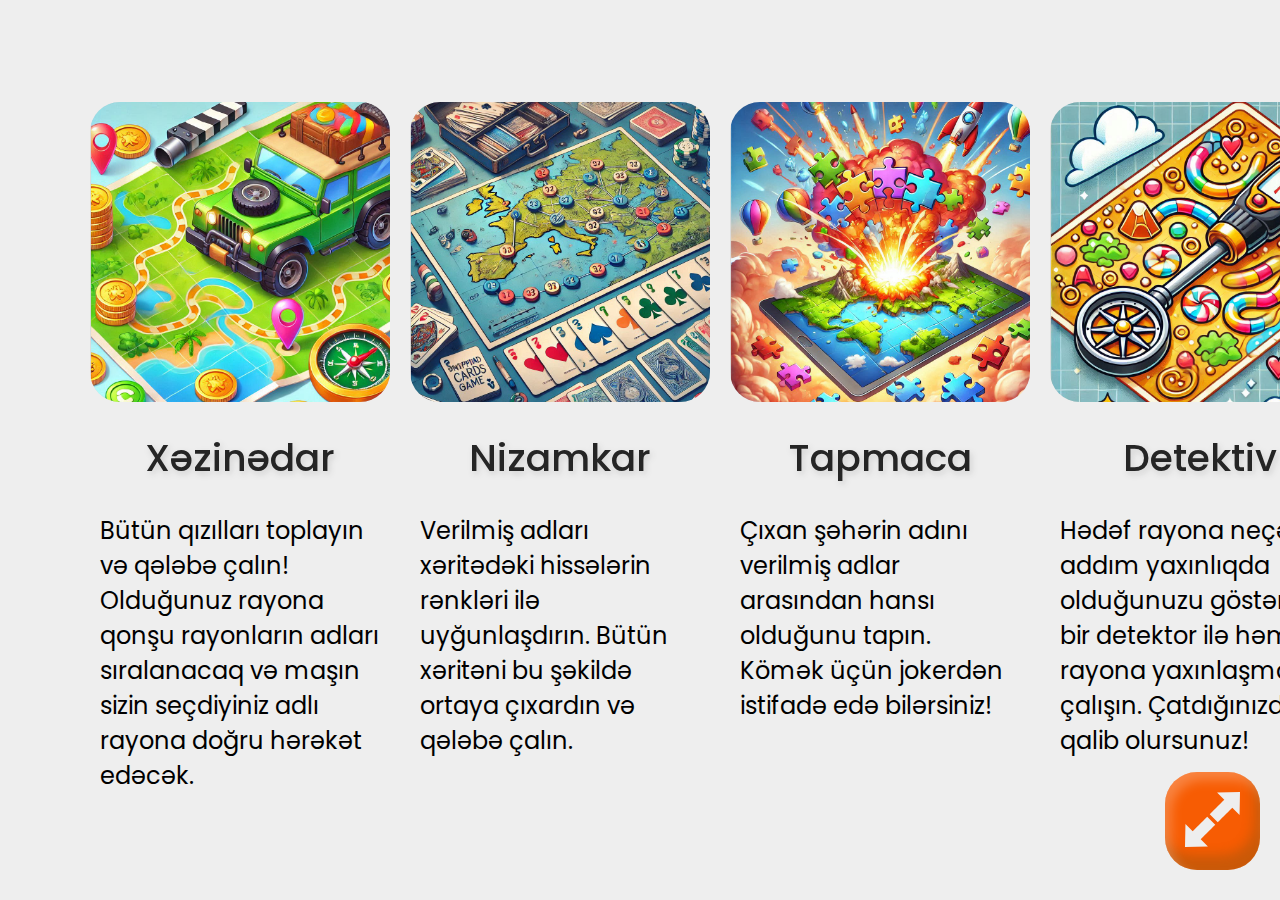
<file: index.html>
<!DOCTYPE html>
<html lang="en">
	<head>
		<meta charset="UTF-8">
		<meta name="viewport" content="width=device-width, initial-scale=1.0">
		<title>Diyar</title>
		<link rel="preconnect" href="https://fonts.googleapis.com">
		<link rel="preconnect" href="https://fonts.gstatic.com" crossorigin>
		<link href="https://fonts.googleapis.com/css2?family=Poppins:ital,wght@0,100;0,200;0,300;0,400;0,500;0,600;0,700;0,800;0,900;1,100;1,200;1,300;1,400;1,500;1,600;1,700;1,800;1,900&display=swap" rel="stylesheet">
		<link rel="stylesheet" href="./style/style.css">

	</head>
	<body>
		<div 
		id = "loading"
		style="
			display: flex;
			justify-content: center;
			align-items: center;
			width: 100%;
			height: 100svh;
			font-size: 400%;
			font-weight: 700;
			color: #333;
			transition: 1000ms;
			letter-spacing: -40px;
			opacity: 0;
			">Diyar</div>
		<script>
			document.getElementById("loading").style.letterSpacing = "3px"
			document.getElementById("loading").style.opacity = 1
		</script>
		<div id="pin"></div>
		<script type="module" src="./app.js"></script>
	</body>
</html>
</file>
<file: style/style.css>
@import url("./layss.css");
@import url("./map.css");
@import url("./view.css");
@import url("./input.css");
@import url("./startPage.css");
@import url("./ride.css");
@import url("./modal.css");
@import url("./infocards.css");
@import url("./niceys.css");
@import url("./mobile.css");
@import url("./detector.css");
@import url("./scrollbars.css");
@import url("./swaper.css");
@import url("./loadwaiter.css");
* {
	padding: 0;
	margin: 0;
	box-sizing: border-box;
	font-family: poppins;
}

.r, [r] {
	border: 2px solid red
}

html {
	overscroll-behavior: contain;
	/* overscroll-behavior: none; */
	/* overscroll-behavior-y: none; */
}


html, body {
  overscroll-behavior: contain;
}

.hidden {
	display: none !important
}
</file>
